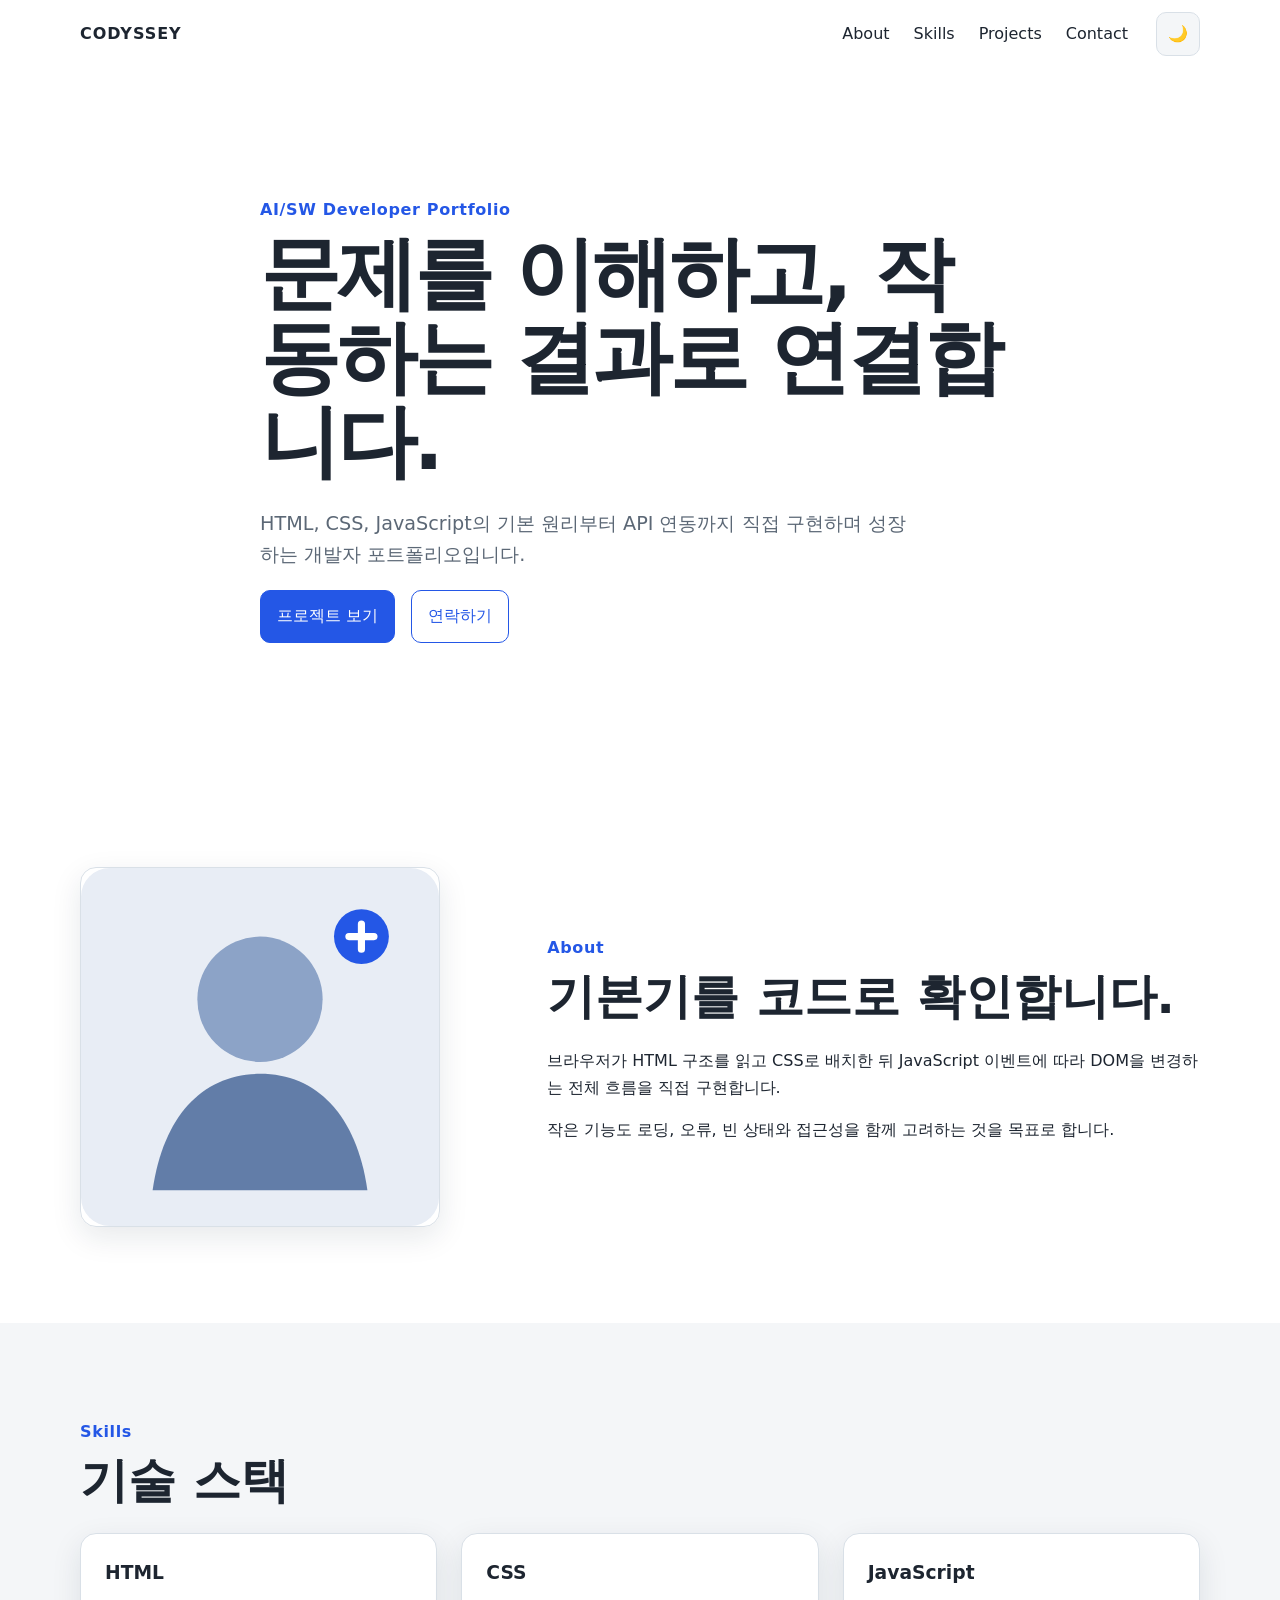
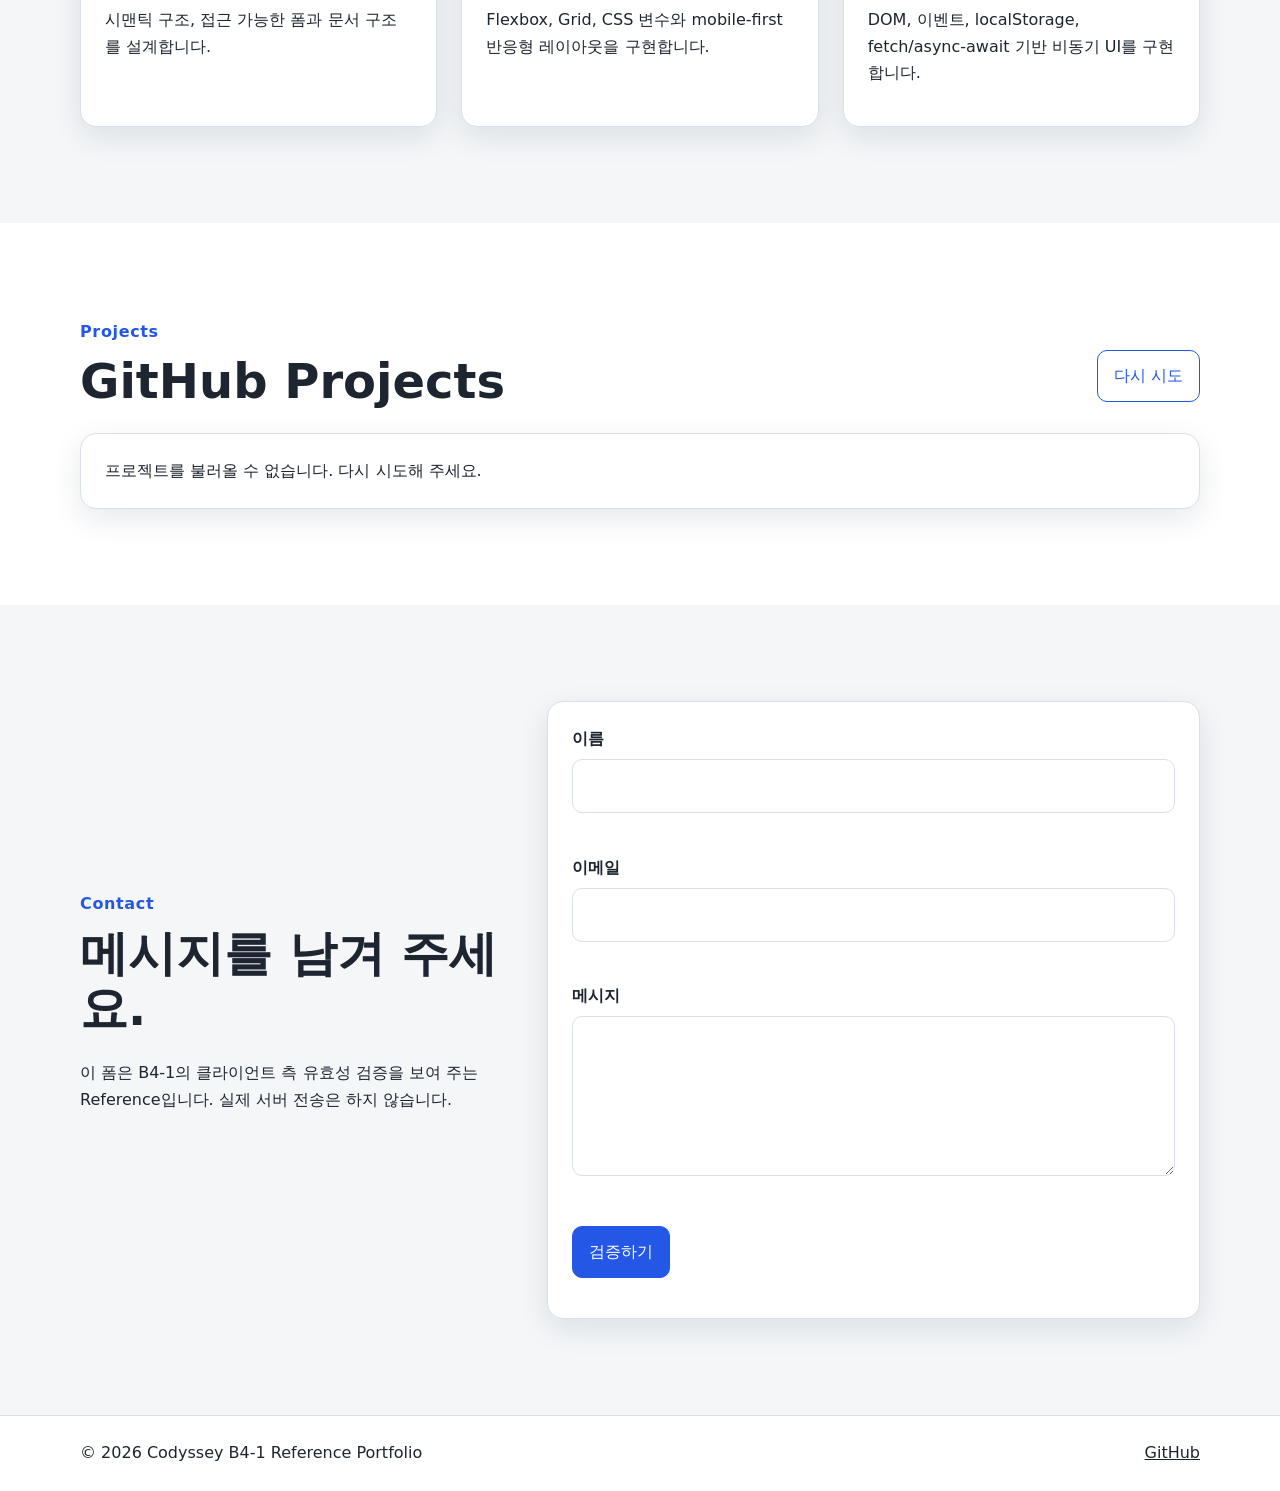
<file: training/round-01-clear/reference/index.html>
<!doctype html>
<html lang="ko">
<head>
  <meta charset="utf-8">
  <meta name="viewport" content="width=device-width, initial-scale=1">
  <meta name="description" content="Codyssey B4-1 Vanilla JavaScript portfolio reference site">
  <meta name="github-username" content="MetaStudy999">
  <title>Codyssey B4-1 Portfolio</title>
  <link rel="stylesheet" href="css/style.css">
  <script src="js/script.js" defer></script>
</head>
<body>
  <a class="skip-link" href="#main-content">본문으로 바로가기</a>

  <header class="site-header" id="site-header">
    <nav class="nav container" aria-label="주요 메뉴">
      <a class="brand" href="#hero" aria-label="포트폴리오 홈">CODYSSEY</a>

      <button class="menu-toggle" id="menu-toggle" type="button" aria-controls="nav-menu" aria-expanded="false">
        <span class="sr-only">메뉴 열기</span>
        <span aria-hidden="true">☰</span>
      </button>

      <ul class="nav-menu" id="nav-menu">
        <li><a href="#about">About</a></li>
        <li><a href="#skills">Skills</a></li>
        <li><a href="#projects">Projects</a></li>
        <li><a href="#contact">Contact</a></li>
      </ul>

      <button class="theme-toggle" id="theme-toggle" type="button" aria-pressed="false">
        <span class="sr-only">다크 모드 전환</span>
        <span id="theme-icon" aria-hidden="true">🌙</span>
      </button>
    </nav>
  </header>

  <main id="main-content">
    <section class="hero section" id="hero" aria-labelledby="hero-title">
      <div class="container hero-content reveal">
        <p class="eyebrow">AI/SW Developer Portfolio</p>
        <h1 id="hero-title">문제를 이해하고, 작동하는 결과로 연결합니다.</h1>
        <p class="hero-copy">HTML, CSS, JavaScript의 기본 원리부터 API 연동까지 직접 구현하며 성장하는 개발자 포트폴리오입니다.</p>
        <div class="hero-actions">
          <a class="button" href="#projects">프로젝트 보기</a>
          <a class="button button-secondary" href="#contact">연락하기</a>
        </div>
      </div>
    </section>

    <section class="section" id="about" aria-labelledby="about-title">
      <div class="container two-column reveal">
        <div class="profile-wrap">
          <img class="profile-image" src="images/profile-placeholder.svg" alt="개발자 프로필을 대신하는 추상적인 사람 실루엣 이미지">
        </div>
        <div>
          <p class="eyebrow">About</p>
          <h2 id="about-title">기본기를 코드로 확인합니다.</h2>
          <p>브라우저가 HTML 구조를 읽고 CSS로 배치한 뒤 JavaScript 이벤트에 따라 DOM을 변경하는 전체 흐름을 직접 구현합니다.</p>
          <p>작은 기능도 로딩, 오류, 빈 상태와 접근성을 함께 고려하는 것을 목표로 합니다.</p>
        </div>
      </div>
    </section>

    <section class="section section-muted" id="skills" aria-labelledby="skills-title">
      <div class="container reveal">
        <p class="eyebrow">Skills</p>
        <h2 id="skills-title">기술 스택</h2>
        <div class="skills-grid" role="list">
          <article class="skill-card" role="listitem">
            <h3>HTML</h3>
            <p>시맨틱 구조, 접근 가능한 폼과 문서 구조를 설계합니다.</p>
          </article>
          <article class="skill-card" role="listitem">
            <h3>CSS</h3>
            <p>Flexbox, Grid, CSS 변수와 mobile-first 반응형 레이아웃을 구현합니다.</p>
          </article>
          <article class="skill-card" role="listitem">
            <h3>JavaScript</h3>
            <p>DOM, 이벤트, localStorage, fetch/async-await 기반 비동기 UI를 구현합니다.</p>
          </article>
        </div>
      </div>
    </section>

    <section class="section" id="projects" aria-labelledby="projects-title">
      <div class="container reveal">
        <div class="section-heading-row">
          <div>
            <p class="eyebrow">Projects</p>
            <h2 id="projects-title">GitHub Projects</h2>
          </div>
          <button class="button button-secondary" id="reload-projects" type="button">다시 불러오기</button>
        </div>

        <div class="status-card" id="projects-status" role="status" aria-live="polite">프로젝트를 불러오는 중입니다.</div>
        <div class="projects-grid" id="projects-grid" aria-live="polite"></div>
      </div>
    </section>

    <section class="section section-muted" id="contact" aria-labelledby="contact-title">
      <div class="container contact-layout reveal">
        <div>
          <p class="eyebrow">Contact</p>
          <h2 id="contact-title">메시지를 남겨 주세요.</h2>
          <p>이 폼은 B4-1의 클라이언트 측 유효성 검증을 보여 주는 Reference입니다. 실제 서버 전송은 하지 않습니다.</p>
        </div>

        <form class="contact-form" id="contact-form" novalidate>
          <div class="field">
            <label for="name">이름</label>
            <input id="name" name="name" type="text" autocomplete="name" required minlength="2">
            <p class="field-error" id="name-error"></p>
          </div>

          <div class="field">
            <label for="email">이메일</label>
            <input id="email" name="email" type="email" autocomplete="email" required>
            <p class="field-error" id="email-error"></p>
          </div>

          <div class="field">
            <label for="message">메시지</label>
            <textarea id="message" name="message" rows="5" required minlength="10"></textarea>
            <p class="field-error" id="message-error"></p>
          </div>

          <button class="button" type="submit">검증하기</button>
          <p class="form-result" id="form-result" role="status" aria-live="polite"></p>
        </form>
      </div>
    </section>
  </main>

  <footer class="site-footer">
    <div class="container footer-content">
      <p>© <span id="year"></span> Codyssey B4-1 Reference Portfolio</p>
      <a href="https://github.com/MetaStudy999" target="_blank" rel="noreferrer">GitHub</a>
    </div>
  </footer>

  <button class="scroll-top" id="scroll-top" type="button" aria-label="페이지 맨 위로 이동">↑</button>
</body>
</html>
</file>
<file: training/round-01-clear/reference/css/style.css>
:root {
  --color-bg: #ffffff;
  --color-surface: #f4f6f8;
  --color-text: #1d2530;
  --color-muted: #5c6876;
  --color-primary: #2457e6;
  --color-primary-contrast: #ffffff;
  --color-border: #d9e0e7;
  --shadow-card: 0 10px 30px rgba(20, 35, 55, 0.10);
  --radius: 16px;
  --space-1: 0.5rem;
  --space-2: 1rem;
  --space-3: 1.5rem;
  --space-4: 2rem;
  --space-5: 3rem;
  --max-width: 1120px;
}

[data-theme="dark"] {
  --color-bg: #111827;
  --color-surface: #1f2937;
  --color-text: #f3f4f6;
  --color-muted: #c3cad4;
  --color-primary: #7da2ff;
  --color-primary-contrast: #0f172a;
  --color-border: #374151;
  --shadow-card: 0 10px 30px rgba(0, 0, 0, 0.30);
}

* {
  box-sizing: border-box;
}

html {
  scroll-behavior: smooth;
}

body {
  margin: 0;
  background: var(--color-bg);
  color: var(--color-text);
  font-family: system-ui, -apple-system, BlinkMacSystemFont, "Segoe UI", sans-serif;
  line-height: 1.65;
  transition: background-color 180ms ease, color 180ms ease;
}

a {
  color: inherit;
}

img {
  display: block;
  max-width: 100%;
}

button,
input,
textarea {
  font: inherit;
}

button,
a {
  -webkit-tap-highlight-color: transparent;
}

:focus-visible {
  outline: 3px solid var(--color-primary);
  outline-offset: 3px;
}

.container {
  width: min(calc(100% - 2rem), var(--max-width));
  margin-inline: auto;
}

.sr-only {
  position: absolute;
  width: 1px;
  height: 1px;
  padding: 0;
  margin: -1px;
  overflow: hidden;
  clip: rect(0, 0, 0, 0);
  white-space: nowrap;
  border: 0;
}

.skip-link {
  position: fixed;
  top: 0.5rem;
  left: 0.5rem;
  z-index: 1000;
  transform: translateY(-160%);
  background: var(--color-primary);
  color: var(--color-primary-contrast);
  padding: 0.75rem 1rem;
  border-radius: 8px;
}

.skip-link:focus {
  transform: translateY(0);
}

.site-header {
  position: sticky;
  top: 0;
  z-index: 100;
  border-bottom: 1px solid transparent;
  background: color-mix(in srgb, var(--color-bg) 92%, transparent);
  backdrop-filter: blur(12px);
  transition: box-shadow 180ms ease, border-color 180ms ease;
}

.site-header.scrolled {
  border-color: var(--color-border);
  box-shadow: 0 6px 20px rgba(20, 35, 55, 0.08);
}

.nav {
  min-height: 68px;
  display: flex;
  align-items: center;
  justify-content: space-between;
  gap: var(--space-2);
  position: relative;
}

.brand {
  font-weight: 800;
  text-decoration: none;
  letter-spacing: 0.06em;
}

.menu-toggle,
.theme-toggle,
.scroll-top {
  border: 1px solid var(--color-border);
  background: var(--color-surface);
  color: var(--color-text);
  border-radius: 10px;
  cursor: pointer;
  transition: transform 160ms ease, box-shadow 160ms ease;
}

.menu-toggle:hover,
.theme-toggle:hover,
.scroll-top:hover {
  transform: translateY(-2px);
  box-shadow: var(--shadow-card);
}

.menu-toggle,
.theme-toggle {
  min-width: 44px;
  min-height: 44px;
}

.nav-menu {
  display: none;
  position: absolute;
  top: calc(100% + 0.5rem);
  left: 0;
  right: 0;
  margin: 0;
  padding: var(--space-2);
  list-style: none;
  background: var(--color-bg);
  border: 1px solid var(--color-border);
  border-radius: var(--radius);
  box-shadow: var(--shadow-card);
}

.nav-menu.active {
  display: grid;
  gap: 0.35rem;
}

.nav-menu a {
  display: block;
  padding: 0.75rem;
  text-decoration: none;
  border-radius: 8px;
}

.nav-menu a:hover {
  background: var(--color-surface);
}

.section {
  padding-block: 4.5rem;
}

.section-muted {
  background: var(--color-surface);
}

.hero {
  min-height: 78vh;
  display: grid;
  align-items: center;
}

.hero-content {
  max-width: 760px;
}

.eyebrow {
  margin: 0 0 var(--space-1);
  color: var(--color-primary);
  font-weight: 750;
  letter-spacing: 0.04em;
}

h1,
h2,
h3,
p {
  margin-top: 0;
}

h1 {
  font-size: clamp(2.4rem, 9vw, 5rem);
  line-height: 1.05;
  letter-spacing: -0.04em;
  margin-bottom: var(--space-3);
}

h2 {
  font-size: clamp(1.8rem, 5vw, 3rem);
  line-height: 1.15;
  margin-bottom: var(--space-3);
}

.hero-copy {
  max-width: 650px;
  color: var(--color-muted);
  font-size: 1.08rem;
}

.hero-actions,
.section-heading-row,
.footer-content {
  display: flex;
  flex-wrap: wrap;
  align-items: center;
  gap: var(--space-2);
}

.section-heading-row,
.footer-content {
  justify-content: space-between;
}

.button {
  display: inline-flex;
  align-items: center;
  justify-content: center;
  min-height: 44px;
  padding: 0.75rem 1rem;
  border: 1px solid var(--color-primary);
  border-radius: 10px;
  background: var(--color-primary);
  color: var(--color-primary-contrast);
  text-decoration: none;
  cursor: pointer;
  transition: transform 160ms ease, box-shadow 160ms ease, background-color 160ms ease;
}

.button:hover {
  transform: translateY(-2px);
  box-shadow: var(--shadow-card);
}

.button-secondary {
  background: transparent;
  color: var(--color-primary);
}

.two-column,
.contact-layout {
  display: grid;
  gap: var(--space-4);
}

.profile-wrap {
  max-width: 360px;
}

.profile-image {
  width: 100%;
  border-radius: var(--radius);
  border: 1px solid var(--color-border);
  box-shadow: var(--shadow-card);
}

.skills-grid,
.projects-grid {
  display: grid;
  grid-template-columns: repeat(auto-fit, minmax(220px, 1fr));
  gap: var(--space-3);
}

.skill-card,
.project-card,
.status-card,
.contact-form {
  border: 1px solid var(--color-border);
  border-radius: var(--radius);
  background: var(--color-bg);
  box-shadow: var(--shadow-card);
}

.skill-card,
.project-card,
.status-card,
.contact-form {
  padding: var(--space-3);
}

.skill-card,
.project-card {
  transition: transform 180ms ease, box-shadow 180ms ease;
}

.skill-card:hover,
.project-card:hover {
  transform: translateY(-4px);
}

.project-meta {
  color: var(--color-muted);
  font-size: 0.92rem;
}

.project-link {
  color: var(--color-primary);
  font-weight: 700;
}

.status-card.hidden {
  display: none;
}

.field {
  margin-bottom: var(--space-2);
}

.field label {
  display: block;
  margin-bottom: 0.4rem;
  font-weight: 700;
}

.field input,
.field textarea {
  width: 100%;
  border: 1px solid var(--color-border);
  border-radius: 10px;
  padding: 0.8rem;
  background: var(--color-bg);
  color: var(--color-text);
}

.field input.invalid,
.field textarea.invalid {
  border-color: #c73636;
}

.field-error {
  min-height: 1.4em;
  margin: 0.35rem 0 0;
  color: #c73636;
  font-size: 0.9rem;
}

.form-result {
  margin: var(--space-2) 0 0;
  font-weight: 700;
}

.site-footer {
  border-top: 1px solid var(--color-border);
  padding-block: var(--space-3);
}

.footer-content p {
  margin: 0;
}

.scroll-top {
  position: fixed;
  right: 1rem;
  bottom: 1rem;
  width: 48px;
  height: 48px;
  opacity: 0;
  pointer-events: none;
  transform: translateY(12px);
  transition: opacity 160ms ease, transform 160ms ease;
}

.scroll-top.visible {
  opacity: 1;
  pointer-events: auto;
  transform: translateY(0);
}

.reveal {
  opacity: 0;
  transform: translateY(20px);
  transition: opacity 500ms ease, transform 500ms ease;
}

.reveal.visible {
  opacity: 1;
  transform: translateY(0);
}

@media (prefers-reduced-motion: reduce) {
  *,
  *::before,
  *::after {
    scroll-behavior: auto !important;
    transition-duration: 0.01ms !important;
    animation-duration: 0.01ms !important;
  }

  .reveal {
    opacity: 1;
    transform: none;
  }
}

@media (min-width: 768px) {
  .section {
    padding-block: 6rem;
  }

  .two-column,
  .contact-layout {
    grid-template-columns: minmax(0, 0.8fr) minmax(0, 1.2fr);
    align-items: center;
  }

  .menu-toggle {
    display: none;
  }

  .nav-menu {
    display: flex;
    position: static;
    margin-left: auto;
    padding: 0;
    border: 0;
    box-shadow: none;
    background: transparent;
  }

  .nav-menu.active {
    display: flex;
  }
}

@media (min-width: 1024px) {
  .container {
    width: min(calc(100% - 4rem), var(--max-width));
  }

  .hero-copy {
    font-size: 1.2rem;
  }
}
</file>
